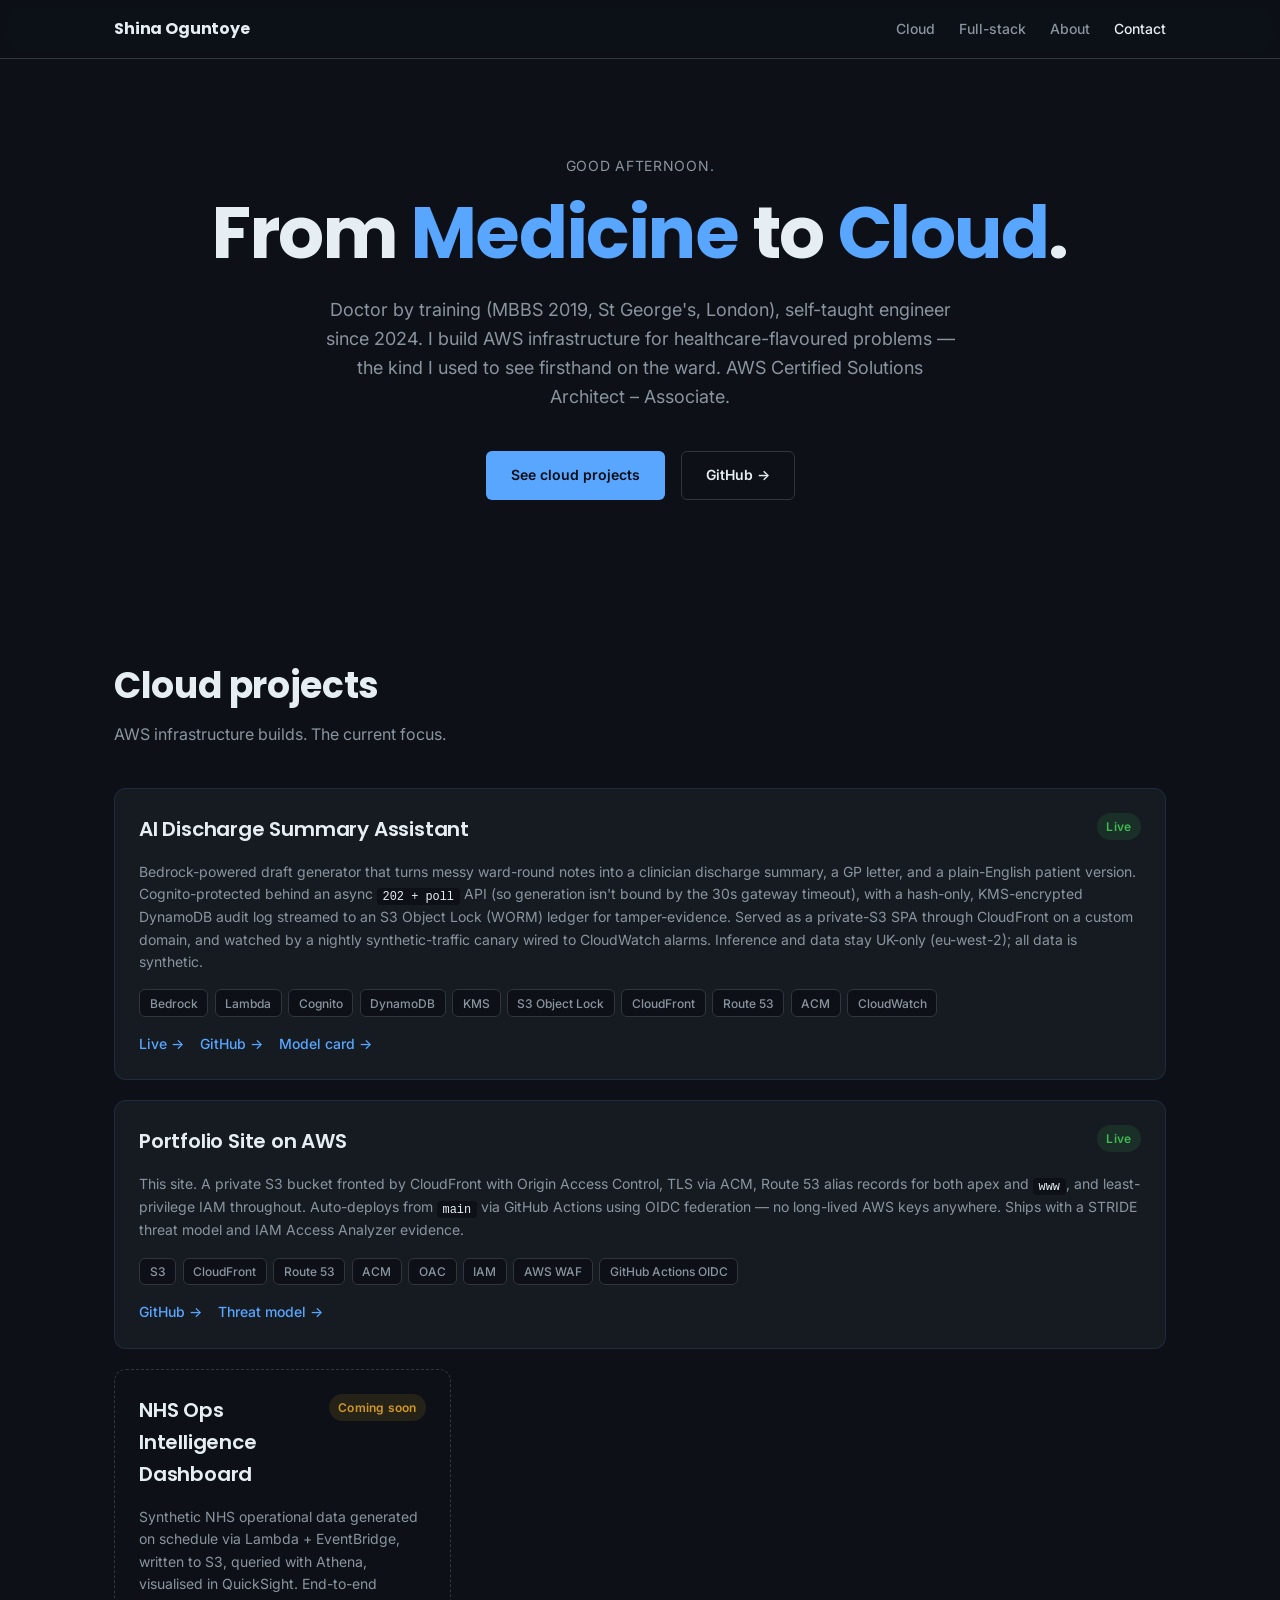
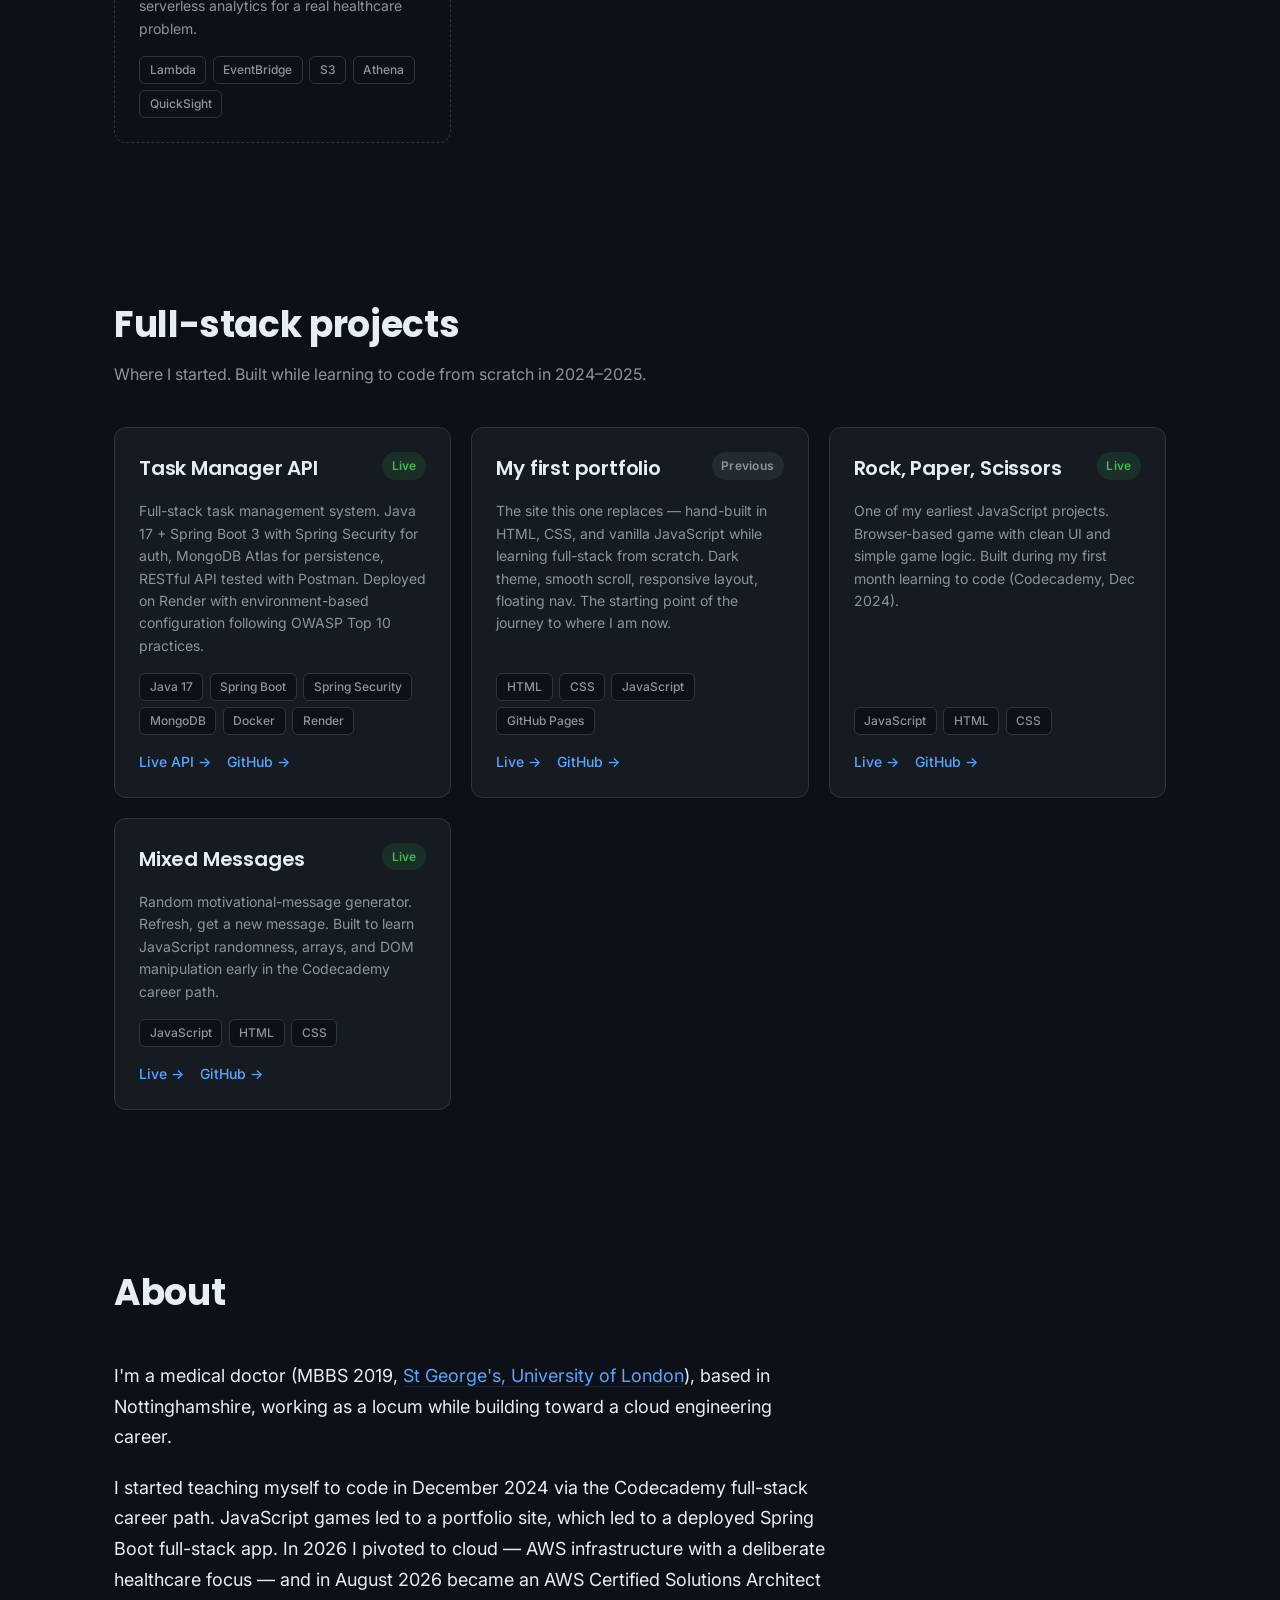
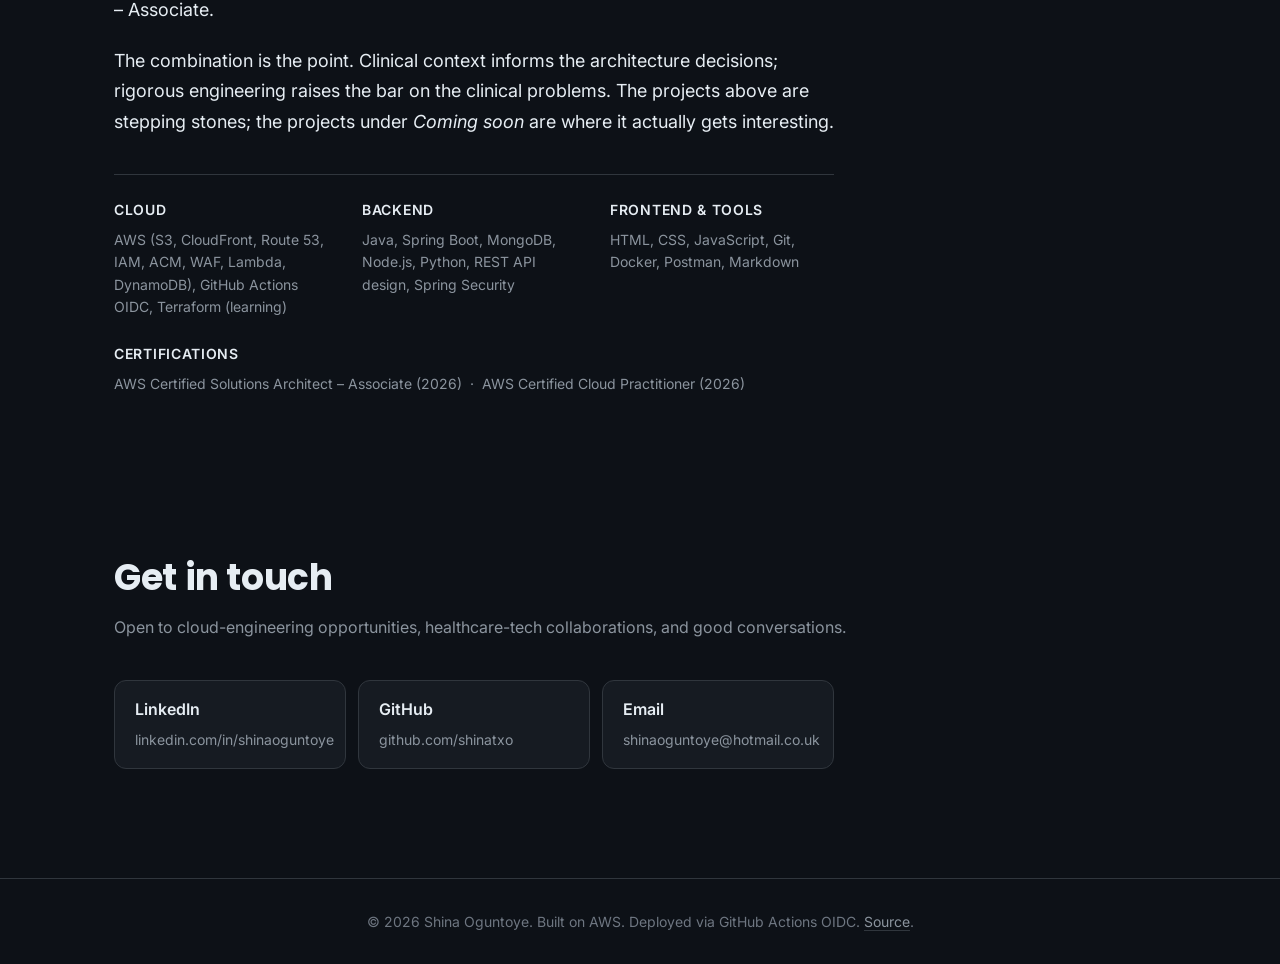
<file: site/index.html>
<!DOCTYPE html>
<html lang="en">
<head>
  <meta charset="UTF-8" />
  <meta name="viewport" content="width=device-width, initial-scale=1.0" />

  <!-- Google Analytics (GA4) -->
  <script async src="https://www.googletagmanager.com/gtag/js?id=G-8VZTVNCCD4"></script>
  <script>
    window.dataLayer = window.dataLayer || [];
    function gtag(){dataLayer.push(arguments);}
    gtag('js', new Date());
    gtag('config', 'G-8VZTVNCCD4');
  </script>

  <title>Shina Oguntoye — From Medicine to Cloud</title>
  <meta name="description" content="Medical doctor turned cloud engineer. AWS Certified Solutions Architect – Associate. AWS infrastructure portfolio with a healthcare focus." />
  <meta name="theme-color" content="#0d1117" />

  <!-- Open Graph -->
  <meta property="og:type" content="website" />
  <meta property="og:url" content="https://shinaoguntoye.dev" />
  <meta property="og:title" content="Shina Oguntoye — From Medicine to Cloud" />
  <meta property="og:description" content="Medical doctor turned cloud engineer. AWS Certified Solutions Architect – Associate. AWS infrastructure portfolio with a healthcare focus." />
  <meta property="og:image" content="https://shinaoguntoye.dev/og-image.png" />
  <meta property="og:image:width" content="1200" />
  <meta property="og:image:height" content="630" />
  <meta property="og:image:alt" content="Shina Oguntoye, MBBS — From Medicine to Cloud. AWS Certified Solutions Architect – Associate." />
  <meta name="twitter:card" content="summary_large_image" />
  
  <link rel="preconnect" href="https://fonts.googleapis.com" />
  <link rel="preconnect" href="https://fonts.gstatic.com" crossorigin />
  <link href="https://fonts.googleapis.com/css2?family=Inter:wght@400;500;600;700&family=Poppins:wght@600;700&display=swap" rel="stylesheet" />
  <link rel="stylesheet" href="styles.css" />
</head>
<body>

  <!-- Sticky top nav -->
  <header class="site-header">
    <nav class="nav" aria-label="Primary">
      <a href="#home" class="brand">Shina Oguntoye</a>
      <ul class="nav-links">
        <li><a href="#cloud">Cloud</a></li>
        <li><a href="#fullstack">Full-stack</a></li>
        <li><a href="#about">About</a></li>
        <li><a href="#contact">Contact</a></li>
      </ul>
    </nav>
  </header>

  <main>

    <!-- Hero -->
    <section id="home" class="hero" aria-label="Introduction">
      <p class="kicker" id="dynamic-greeting">Hello.</p>
      <h1>From <span class="accent">Medicine</span> to <span class="accent">Cloud</span>.</h1>
      <p class="lede">
        Doctor by training (MBBS 2019, St George's, London), self-taught engineer since 2024.
        I build AWS infrastructure for healthcare-flavoured problems &mdash; the kind I used to see firsthand on the ward.
        AWS Certified Solutions Architect &ndash; Associate.
      </p>
      <div class="hero-actions">
        <a href="#cloud" class="btn btn-primary">See cloud projects</a>
        <a href="https://github.com/shinatxo" target="_blank" rel="noopener noreferrer" class="btn btn-ghost">GitHub →</a>
      </div>
    </section>

    <!-- Cloud Projects -->
    <section id="cloud" class="section" aria-label="Cloud Projects">
      <header class="section-head">
        <h2>Cloud projects</h2>
        <p class="section-sub">AWS infrastructure builds. The current focus.</p>
      </header>

      <div class="project-grid">

        <!-- AI Discharge Summary Assistant (Tier-1 flagship) -->
        <article class="card featured">
          <div class="card-head">
            <h3>AI Discharge Summary Assistant</h3>
            <span class="status status-live">Live</span>
          </div>
          <p>Bedrock-powered draft generator that turns messy ward-round notes into a clinician discharge summary, a GP letter, and a plain-English patient version. Cognito-protected behind an async <code>202 + poll</code> API (so generation isn't bound by the 30s gateway timeout), with a hash-only, KMS-encrypted DynamoDB audit log streamed to an S3 Object Lock (WORM) ledger for tamper-evidence. Served as a private-S3 SPA through CloudFront on a custom domain, and watched by a nightly synthetic-traffic canary wired to CloudWatch alarms. Inference and data stay UK-only (eu-west-2); all data is synthetic.</p>
          <ul class="badges" aria-label="Tech stack">
            <li>Bedrock</li>
            <li>Lambda</li>
            <li>Cognito</li>
            <li>DynamoDB</li>
            <li>KMS</li>
            <li>S3 Object Lock</li>
            <li>CloudFront</li>
            <li>Route 53</li>
            <li>ACM</li>
            <li>CloudWatch</li>
          </ul>
          <div class="card-links">
            <a href="https://discharge.shinaoguntoye.dev" target="_blank" rel="noopener noreferrer">Live →</a>
            <a href="https://github.com/shinatxo/ai-discharge-summary" target="_blank" rel="noopener noreferrer">GitHub →</a>
            <a href="https://github.com/shinatxo/ai-discharge-summary/blob/main/docs/MODEL_CARD.md" target="_blank" rel="noopener noreferrer">Model card →</a>
          </div>
        </article>

        <!-- Portfolio Site on AWS -->
        <article class="card featured">
          <div class="card-head">
            <h3>Portfolio Site on AWS</h3>
            <span class="status status-live">Live</span>
          </div>
          <p>This site. A private S3 bucket fronted by CloudFront with Origin Access Control, TLS via ACM, Route 53 alias records for both apex and <code>www</code>, and least-privilege IAM throughout. Auto-deploys from <code>main</code> via GitHub Actions using OIDC federation &mdash; no long-lived AWS keys anywhere. Ships with a STRIDE threat model and IAM Access Analyzer evidence.</p>
          <ul class="badges" aria-label="Tech stack">
            <li>S3</li>
            <li>CloudFront</li>
            <li>Route 53</li>
            <li>ACM</li>
            <li>OAC</li>
            <li>IAM</li>
            <li>AWS WAF</li>
            <li>GitHub Actions OIDC</li>
          </ul>
          <div class="card-links">
            <a href="https://github.com/shinatxo/portfolio-site" target="_blank" rel="noopener noreferrer">GitHub →</a>
            <a href="https://github.com/shinatxo/portfolio-site/blob/main/THREAT_MODEL.md" target="_blank" rel="noopener noreferrer">Threat model →</a>
          </div>
        </article>

        <!-- Placeholder: Tier 1 #1 -->
        <article class="card placeholder">
          <div class="card-head">
            <h3>NHS Ops Intelligence Dashboard</h3>
            <span class="status status-coming">Coming soon</span>
          </div>
          <p>Synthetic NHS operational data generated on schedule via Lambda + EventBridge, written to S3, queried with Athena, visualised in QuickSight. End-to-end serverless analytics for a real healthcare problem.</p>
          <ul class="badges" aria-label="Planned stack">
            <li>Lambda</li>
            <li>EventBridge</li>
            <li>S3</li>
            <li>Athena</li>
            <li>QuickSight</li>
          </ul>
        </article>

      </div>
    </section>

    <!-- Full-stack Projects -->
    <section id="fullstack" class="section" aria-label="Full-stack Projects">
      <header class="section-head">
        <h2>Full-stack projects</h2>
        <p class="section-sub">Where I started. Built while learning to code from scratch in 2024–2025.</p>
      </header>

      <div class="project-grid">

        <!-- To-Do List App -->
        <article class="card">
          <div class="card-head">
            <h3>Task Manager API</h3>
            <span class="status status-live">Live</span>
          </div>
          <p>Full-stack task management system. Java 17 + Spring Boot 3 with Spring Security for auth, MongoDB Atlas for persistence, RESTful API tested with Postman. Deployed on Render with environment-based configuration following OWASP Top 10 practices.</p>
          <ul class="badges" aria-label="Tech stack">
            <li>Java 17</li>
            <li>Spring Boot</li>
            <li>Spring Security</li>
            <li>MongoDB</li>
            <li>Docker</li>
            <li>Render</li>
          </ul>
          <div class="card-links">
            <a href="https://to-do-list-app-1-y3ji.onrender.com" target="_blank" rel="noopener noreferrer">Live API →</a>
            <a href="https://github.com/shinatxo/to-do-list-app" target="_blank" rel="noopener noreferrer">GitHub →</a>
          </div>
        </article>

        <!-- Old portfolio website -->
        <article class="card">
          <div class="card-head">
            <h3>My first portfolio</h3>
            <span class="status status-previous">Previous</span>
          </div>
          <p>The site this one replaces &mdash; hand-built in HTML, CSS, and vanilla JavaScript while learning full-stack from scratch. Dark theme, smooth scroll, responsive layout, floating nav. The starting point of the journey to where I am now.</p>
          <ul class="badges" aria-label="Tech stack">
            <li>HTML</li>
            <li>CSS</li>
            <li>JavaScript</li>
            <li>GitHub Pages</li>
          </ul>
          <div class="card-links">
            <a href="https://shinatxo.github.io/portfolio-website/" target="_blank" rel="noopener noreferrer">Live →</a>
            <a href="https://github.com/shinatxo/portfolio-website" target="_blank" rel="noopener noreferrer">GitHub →</a>
          </div>
        </article>

        <!-- Rock Paper Scissors -->
        <article class="card">
          <div class="card-head">
            <h3>Rock, Paper, Scissors</h3>
            <span class="status status-live">Live</span>
          </div>
          <p>One of my earliest JavaScript projects. Browser-based game with clean UI and simple game logic. Built during my first month learning to code (Codecademy, Dec 2024).</p>
          <ul class="badges" aria-label="Tech stack">
            <li>JavaScript</li>
            <li>HTML</li>
            <li>CSS</li>
          </ul>
          <div class="card-links">
            <a href="https://shinatxo.github.io/rock-paper-scissors/" target="_blank" rel="noopener noreferrer">Live →</a>
            <a href="https://github.com/shinatxo/rock-paper-scissors" target="_blank" rel="noopener noreferrer">GitHub →</a>
          </div>
        </article>

        <!-- Mixed Messages -->
        <article class="card">
          <div class="card-head">
            <h3>Mixed Messages</h3>
            <span class="status status-live">Live</span>
          </div>
          <p>Random motivational-message generator. Refresh, get a new message. Built to learn JavaScript randomness, arrays, and DOM manipulation early in the Codecademy career path.</p>
          <ul class="badges" aria-label="Tech stack">
            <li>JavaScript</li>
            <li>HTML</li>
            <li>CSS</li>
          </ul>
          <div class="card-links">
            <a href="https://shinatxo.github.io/Mixed-Messages/" target="_blank" rel="noopener noreferrer">Live →</a>
            <a href="https://github.com/shinatxo/mixed-messages" target="_blank" rel="noopener noreferrer">GitHub →</a>
          </div>
        </article>

      </div>
    </section>

    <!-- About -->
    <section id="about" class="section about" aria-label="About">
      <header class="section-head">
        <h2>About</h2>
      </header>
      <div class="about-content">
        <p>
          I'm a medical doctor (MBBS 2019, <a href="https://www.sgul.ac.uk" target="_blank" rel="noopener noreferrer">St George's, University of London</a>), based in Nottinghamshire, working as a locum while building toward a cloud engineering career.
        </p>
        <p>
          I started teaching myself to code in December 2024 via the Codecademy full-stack career path. JavaScript games led to a portfolio site, which led to a deployed Spring Boot full-stack app. In 2026 I pivoted to cloud &mdash; AWS infrastructure with a deliberate healthcare focus &mdash; and in August 2026 became an AWS Certified Solutions Architect &ndash; Associate.
        </p>
        <p>
          The combination is the point. Clinical context informs the architecture decisions; rigorous engineering raises the bar on the clinical problems. The projects above are stepping stones; the projects under <em>Coming soon</em> are where it actually gets interesting.
        </p>
        <div class="skills-grid">
          <div>
            <h4>Cloud</h4>
            <p>AWS (S3, CloudFront, Route 53, IAM, ACM, WAF, Lambda, DynamoDB), GitHub Actions OIDC, Terraform (learning)</p>
          </div>
          <div>
            <h4>Backend</h4>
            <p>Java, Spring Boot, MongoDB, Node.js, Python, REST API design, Spring Security</p>
          </div>
          <div>
            <h4>Frontend &amp; tools</h4>
            <p>HTML, CSS, JavaScript, Git, Docker, Postman, Markdown</p>
          </div>
          <div style="grid-column: 1 / -1">
            <h4>Certifications</h4>
            <p>AWS Certified Solutions Architect &ndash; Associate (2026) &nbsp;&middot;&nbsp; AWS Certified Cloud Practitioner (2026)</p>
          </div>
        </div>
      </div>
    </section>

    <!-- Contact -->
    <section id="contact" class="section contact" aria-label="Contact">
      <header class="section-head">
        <h2>Get in touch</h2>
        <p class="section-sub">Open to cloud-engineering opportunities, healthcare-tech collaborations, and good conversations.</p>
      </header>
      <ul class="contact-list">
        <li>
          <a href="https://www.linkedin.com/in/shinaoguntoye" target="_blank" rel="noopener noreferrer">
            <strong>LinkedIn</strong>
            <span>linkedin.com/in/shinaoguntoye</span>
          </a>
        </li>
        <li>
          <a href="https://github.com/shinatxo" target="_blank" rel="noopener noreferrer">
            <strong>GitHub</strong>
            <span>github.com/shinatxo</span>
          </a>
        </li>
        <li>
          <a href="mailto:shinaoguntoye@hotmail.co.uk">
            <strong>Email</strong>
            <span>shinaoguntoye@hotmail.co.uk</span>
          </a>
        </li>
      </ul>
    </section>

  </main>

  <footer class="site-footer">
    <p>&copy; <span id="year">2026</span> Shina Oguntoye. Built on AWS. Deployed via GitHub Actions OIDC. <a href="https://github.com/shinatxo/portfolio-site" target="_blank" rel="noopener noreferrer">Source</a>.</p>
  </footer>

  <script src="app.js" defer></script>
</body>
</html>
</file>
<file: site/styles.css>
/* ---------- Design tokens ---------- */
:root {
  /* Surfaces */
  --bg: #0d1117;
  --bg-elev: #161b22;
  --bg-elev-2: #1c2128;
  --border: #30363d;
  --border-strong: #484f58;

  /* Text */
  --text: #e6edf3;
  --text-muted: #8b949e;
  --text-dim: #6e7681;

  /* Accent */
  --accent: #58a6ff;
  --accent-hover: #79b8ff;
  --accent-dim: rgba(88, 166, 255, 0.12);

  /* Status colors */
  --green: #3fb950;
  --green-bg: rgba(63, 185, 80, 0.12);
  --amber: #d29922;
  --amber-bg: rgba(210, 153, 34, 0.12);
  --grey: #8b949e;
  --grey-bg: rgba(139, 148, 158, 0.12);

  /* Type */
  --font-body: 'Inter', system-ui, -apple-system, BlinkMacSystemFont, 'Segoe UI', sans-serif;
  --font-display: 'Poppins', 'Inter', system-ui, sans-serif;
  --fs-sm: 0.875rem;
  --fs-base: 1rem;
  --fs-lg: 1.125rem;

  /* Layout */
  --container: 1100px;
  --gutter: 1.5rem;
  --radius: 12px;
  --radius-sm: 6px;

  /* Motion */
  --transition: 200ms cubic-bezier(0.4, 0, 0.2, 1);
}

/* ---------- Reset ---------- */
*, *::before, *::after { box-sizing: border-box; }
html { scroll-behavior: smooth; }
body, h1, h2, h3, h4, p, ul, figure { margin: 0; }
ul { padding: 0; list-style: none; }
img { max-width: 100%; height: auto; display: block; }
a { color: inherit; text-decoration: none; }
button { font: inherit; cursor: pointer; }

/* ---------- Base ---------- */
body {
  font-family: var(--font-body);
  font-size: var(--fs-base);
  line-height: 1.6;
  color: var(--text);
  background: var(--bg);
  -webkit-font-smoothing: antialiased;
  text-rendering: optimizeLegibility;
}

::selection { background: var(--accent-dim); color: var(--text); }

/* ---------- Header / Nav ---------- */
.site-header {
  position: sticky;
  top: 0;
  z-index: 50;
  background: rgba(13, 17, 23, 0.85);
  backdrop-filter: saturate(180%) blur(10px);
  -webkit-backdrop-filter: saturate(180%) blur(10px);
  border-bottom: 1px solid var(--border);
}

.nav {
  max-width: var(--container);
  margin: 0 auto;
  padding: 1rem var(--gutter);
  display: flex;
  justify-content: space-between;
  align-items: center;
  gap: 1rem;
}

.brand {
  font-family: var(--font-display);
  font-weight: 700;
  letter-spacing: -0.01em;
  color: var(--text);
}

.nav-links {
  display: flex;
  gap: 1.5rem;
  flex-wrap: wrap;
}

.nav-links a {
  color: var(--text-muted);
  font-size: var(--fs-sm);
  font-weight: 500;
  transition: color var(--transition);
}

.nav-links a:hover,
.nav-links a:focus,
.nav-links a.active {
  color: var(--text);
}

/* ---------- Hero ---------- */
.hero {
  max-width: var(--container);
  margin: 0 auto;
  padding: clamp(3rem, 8vw, 6rem) var(--gutter) clamp(3rem, 8vw, 5rem);
  text-align: center;
}

.kicker {
  color: var(--text-muted);
  font-size: var(--fs-sm);
  letter-spacing: 0.05em;
  text-transform: uppercase;
  margin-bottom: 1rem;
}

.hero h1 {
  font-family: var(--font-display);
  font-size: clamp(2.5rem, 7vw, 4.5rem);
  font-weight: 700;
  line-height: 1.1;
  letter-spacing: -0.02em;
  margin-bottom: 1.5rem;
}

.accent { color: var(--accent); }

.lede {
  font-size: var(--fs-lg);
  color: var(--text-muted);
  max-width: 640px;
  margin: 0 auto 2.5rem;
}

.hero-actions {
  display: flex;
  gap: 1rem;
  justify-content: center;
  flex-wrap: wrap;
}

/* ---------- Buttons ---------- */
.btn {
  display: inline-block;
  padding: 0.75rem 1.5rem;
  border-radius: var(--radius-sm);
  font-weight: 600;
  font-size: var(--fs-sm);
  transition: all var(--transition);
  border: 1px solid transparent;
}

.btn-primary {
  background: var(--accent);
  color: #0a0e14;
}

.btn-primary:hover,
.btn-primary:focus {
  background: var(--accent-hover);
  transform: translateY(-1px);
}

.btn-ghost {
  background: transparent;
  color: var(--text);
  border-color: var(--border);
}

.btn-ghost:hover,
.btn-ghost:focus {
  border-color: var(--border-strong);
  background: var(--bg-elev);
}

/* ---------- Sections ---------- */
.section {
  max-width: var(--container);
  margin: 0 auto;
  padding: clamp(3rem, 6vw, 5rem) var(--gutter);
}

.section-head {
  margin-bottom: 2.5rem;
}

.section-head h2 {
  font-family: var(--font-display);
  font-size: clamp(1.75rem, 4vw, 2.25rem);
  font-weight: 700;
  letter-spacing: -0.01em;
  margin-bottom: 0.5rem;
}

.section-sub {
  color: var(--text-muted);
  font-size: var(--fs-base);
}

/* ---------- Project grid ---------- */
.project-grid {
  display: grid;
  gap: 1.25rem;
  grid-template-columns: repeat(auto-fit, minmax(280px, 1fr));
}

.card {
  background: var(--bg-elev);
  border: 1px solid var(--border);
  border-radius: var(--radius);
  padding: 1.5rem;
  display: flex;
  flex-direction: column;
  gap: 1rem;
  transition: transform var(--transition), border-color var(--transition), background var(--transition);
}

.card:hover {
  transform: translateY(-2px);
  border-color: var(--border-strong);
  background: var(--bg-elev-2);
}

.card.featured {
  grid-column: 1 / -1;
  border-color: var(--accent-dim);
}

.card.featured:hover {
  border-color: var(--accent);
}

.card.placeholder {
  background: transparent;
  border-style: dashed;
}

.card.placeholder:hover {
  background: var(--bg-elev);
}

.card-head {
  display: flex;
  justify-content: space-between;
  align-items: flex-start;
  gap: 1rem;
}

.card h3 {
  font-family: var(--font-display);
  font-size: 1.25rem;
  font-weight: 600;
  letter-spacing: -0.01em;
}

.card p {
  color: var(--text-muted);
  font-size: var(--fs-sm);
  flex: 1;
}

.card code {
  background: var(--bg);
  color: var(--text);
  padding: 0.1rem 0.35rem;
  border-radius: 4px;
  font-size: 0.85em;
}

/* ---------- Status pills ---------- */
.status {
  display: inline-block;
  padding: 0.25rem 0.6rem;
  border-radius: 999px;
  font-size: 0.75rem;
  font-weight: 600;
  letter-spacing: 0.02em;
  white-space: nowrap;
}

.status-live      { color: var(--green); background: var(--green-bg); }
.status-coming    { color: var(--amber); background: var(--amber-bg); }
.status-previous  { color: var(--grey);  background: var(--grey-bg); }

/* ---------- Tech badges ---------- */
.badges {
  display: flex;
  flex-wrap: wrap;
  gap: 0.4rem;
}

.badges li {
  font-size: 0.75rem;
  font-weight: 500;
  color: var(--text-muted);
  background: var(--bg);
  border: 1px solid var(--border);
  padding: 0.2rem 0.6rem;
  border-radius: var(--radius-sm);
}

/* ---------- Card links ---------- */
.card-links {
  display: flex;
  gap: 1rem;
  flex-wrap: wrap;
  margin-top: auto;
}

.card-links a {
  color: var(--accent);
  font-size: var(--fs-sm);
  font-weight: 500;
  transition: color var(--transition);
}

.card-links a:hover,
.card-links a:focus {
  color: var(--accent-hover);
}

/* ---------- About ---------- */
.about-content {
  max-width: 720px;
  display: flex;
  flex-direction: column;
  gap: 1.25rem;
}

.about-content p {
  color: var(--text);
  font-size: var(--fs-lg);
  line-height: 1.7;
}

.about-content a {
  color: var(--accent);
  border-bottom: 1px solid var(--accent-dim);
  transition: border-color var(--transition);
}

.about-content a:hover {
  border-bottom-color: var(--accent);
}

.skills-grid {
  display: grid;
  gap: 1.5rem;
  grid-template-columns: repeat(auto-fit, minmax(220px, 1fr));
  margin-top: 1rem;
  padding-top: 1.5rem;
  border-top: 1px solid var(--border);
}

.skills-grid h4 {
  font-size: var(--fs-sm);
  font-weight: 600;
  color: var(--text);
  text-transform: uppercase;
  letter-spacing: 0.05em;
  margin-bottom: 0.5rem;
}

.skills-grid p {
  color: var(--text-muted);
  font-size: var(--fs-sm);
  line-height: 1.6;
}

/* ---------- Contact ---------- */
.contact-list {
  display: grid;
  gap: 0.75rem;
  grid-template-columns: repeat(auto-fit, minmax(220px, 1fr));
  max-width: 720px;
}

.contact-list a {
  display: block;
  padding: 1rem 1.25rem;
  background: var(--bg-elev);
  border: 1px solid var(--border);
  border-radius: var(--radius);
  transition: all var(--transition);
}

.contact-list a:hover,
.contact-list a:focus {
  border-color: var(--accent);
  transform: translateY(-1px);
}

.contact-list strong {
  display: block;
  color: var(--text);
  font-weight: 600;
  margin-bottom: 0.25rem;
}

.contact-list span {
  color: var(--text-muted);
  font-size: var(--fs-sm);
}

/* ---------- Footer ---------- */
.site-footer {
  border-top: 1px solid var(--border);
  padding: 2rem var(--gutter);
  margin-top: 2rem;
  text-align: center;
}

.site-footer p {
  max-width: var(--container);
  margin: 0 auto;
  color: var(--text-dim);
  font-size: var(--fs-sm);
}

.site-footer a {
  color: var(--text-muted);
  border-bottom: 1px solid var(--border);
}

.site-footer a:hover { color: var(--text); }

/* ---------- Motion ---------- */
.reveal {
  opacity: 0;
  transform: translateY(12px);
  transition: opacity 600ms ease, transform 600ms ease;
}

.reveal.is-visible {
  opacity: 1;
  transform: translateY(0);
}

@media (prefers-reduced-motion: reduce) {
  *, *::before, *::after {
    animation-duration: 0.01ms !important;
    animation-iteration-count: 1 !important;
    transition-duration: 0.01ms !important;
    scroll-behavior: auto !important;
  }
  .reveal { opacity: 1; transform: none; }
}

/* ---------- Mobile tweaks ---------- */
@media (max-width: 640px) {
  .nav-links { gap: 1rem; }
  .nav-links a { font-size: 0.8rem; }
  .hero-actions { flex-direction: column; align-items: stretch; }
  .btn { text-align: center; }
}
</file>
